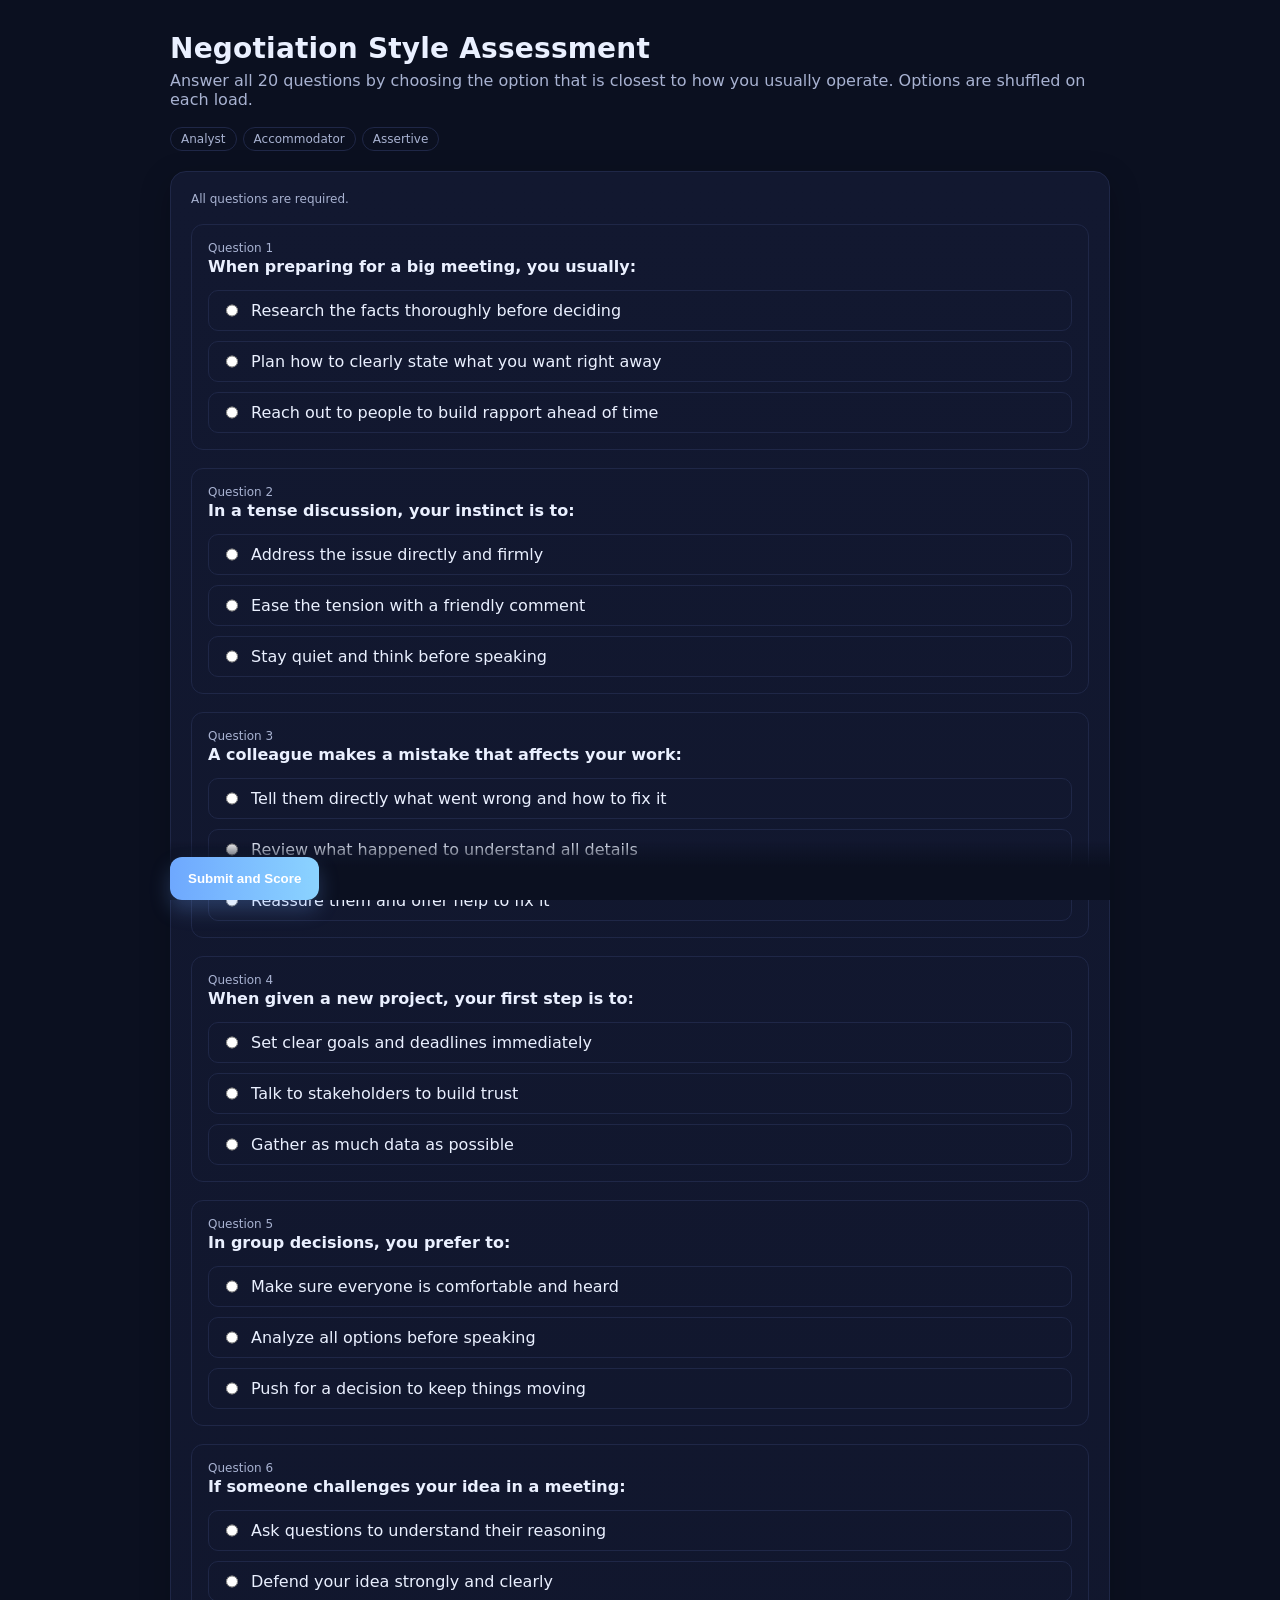
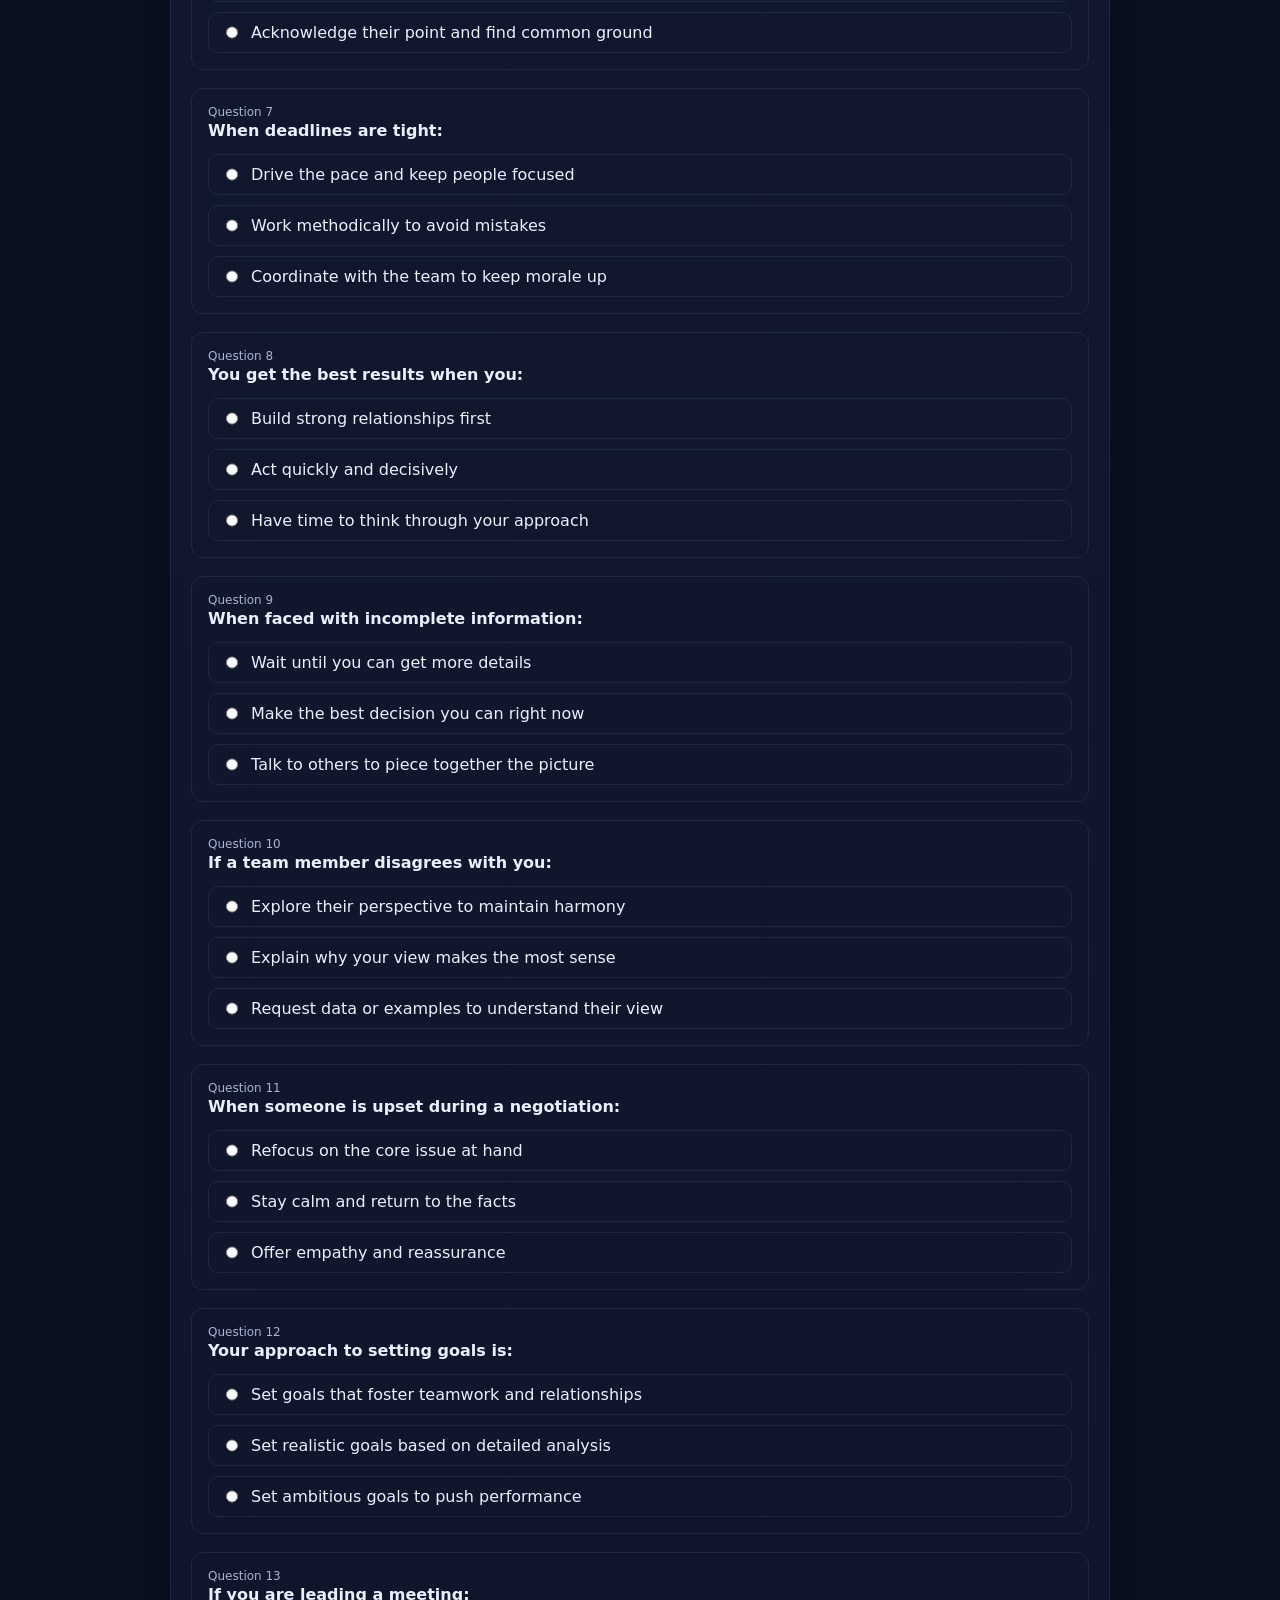
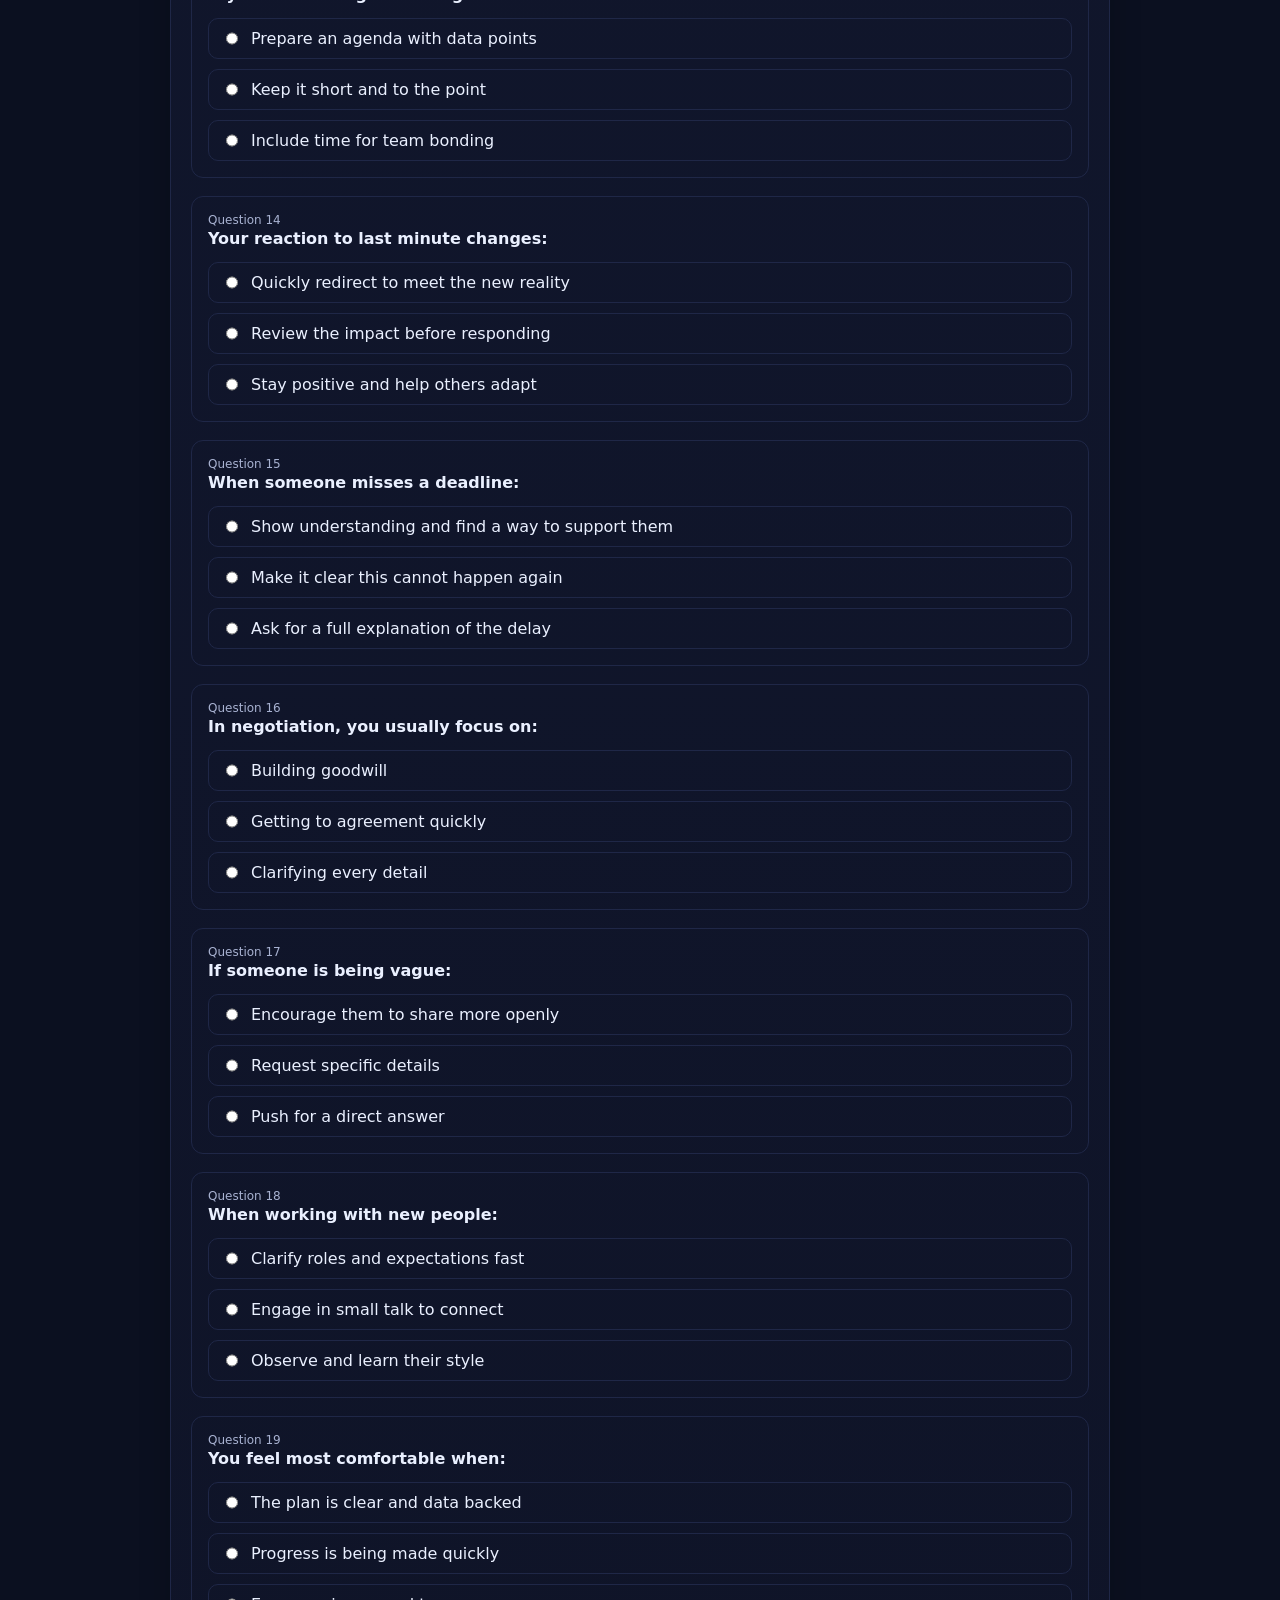
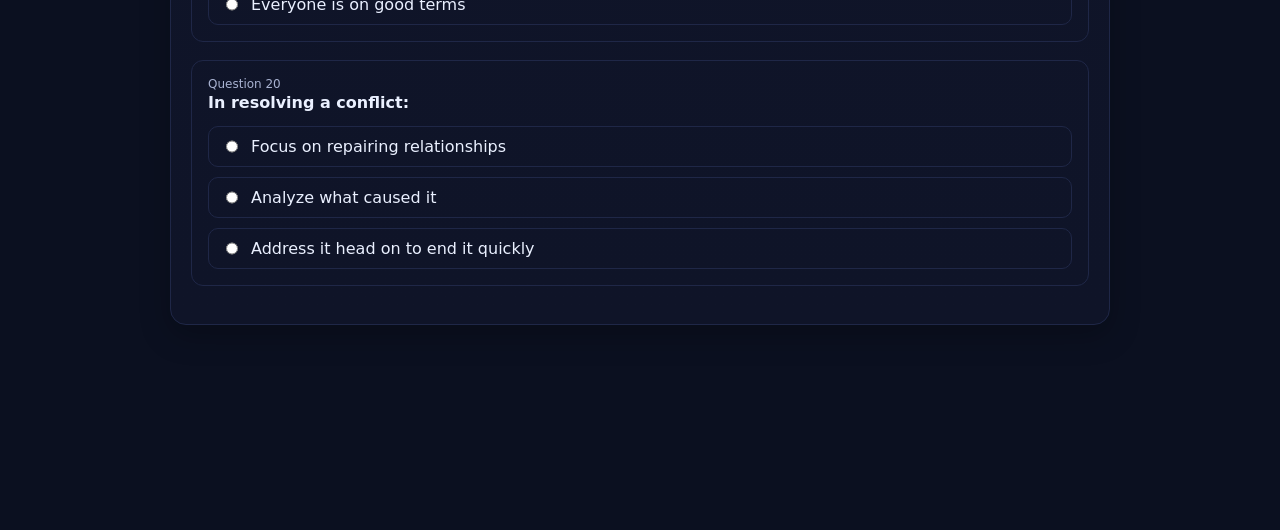
<file: personality assessment.html>
<!doctype html>
<html lang="en">
<head>
  <meta charset="utf-8" />
  <title>Negotiation Style Assessment</title>
  <meta name="viewport" content="width=device-width, initial-scale=1" />
  <style>
    :root {
      --bg: #0b1020;
      --panel: #121830;
      --ink: #eaf0ff;
      --muted: #a8b2d1;
      --accent: #6ea8fe;
      --accent-2: #8bd3ff;
      --warn: #ff8a8a;
      --ok: #7de28b;
      --card: #0f1428;
      --border: #1f2747;
    }
    html, body { margin: 0; padding: 0; background: var(--bg); color: var(--ink); font-family: system-ui, -apple-system, Segoe UI, Roboto, Helvetica, Arial, "Apple Color Emoji", "Segoe UI Emoji"; }
    .wrap { max-width: 940px; margin: 32px auto; padding: 0 16px 80px; }
    header { margin-bottom: 20px; }
    h1 { margin: 0 0 6px; font-size: 28px; letter-spacing: 0.2px; }
    p.topline { margin: 0 0 18px; color: var(--muted); }
    .card { background: linear-gradient(180deg, var(--panel), var(--card)); border: 1px solid var(--border); border-radius: 16px; padding: 20px; box-shadow: 0 10px 30px rgba(0,0,0,0.25); }
    .q { margin-bottom: 14px; font-weight: 600; }
    .item { margin: 18px 0; padding: 16px; border: 1px solid var(--border); border-radius: 12px; }
    .opts { display: grid; gap: 10px; }
    label.opt { display: grid; grid-template-columns: 20px 1fr; gap: 10px; align-items: start; padding: 10px 12px; border: 1px solid var(--border); border-radius: 10px; cursor: pointer; }
    label.opt:hover { border-color: var(--accent); background: rgba(110,168,254,0.05); }
    .qnum { font-size: 12px; color: var(--muted); margin-bottom: 2px; }
    .actions { position: sticky; bottom: 0; background: linear-gradient(180deg, rgba(11,16,32,0), var(--bg) 45%); padding-top: 16px; margin-top: 24px; }
    button { appearance: none; border: none; color: white; background: linear-gradient(90deg, var(--accent), var(--accent-2)); padding: 14px 18px; font-weight: 700; border-radius: 12px; cursor: pointer; box-shadow: 0 10px 20px rgba(110,168,254,0.25); }
    button:disabled { filter: grayscale(0.6); opacity: 0.7; cursor: not-allowed; }
    .error { color: var(--warn); margin-top: 10px; }
    .result { margin-top: 22px; padding: 18px; border: 1px solid var(--border); border-radius: 12px; background: rgba(139,211,255,0.06); }
    .pill { display: inline-block; padding: 4px 10px; border: 1px solid var(--border); border-radius: 999px; color: var(--muted); font-size: 12px; margin-right: 6px; }
    details { margin-top: 8px; }
    summary { cursor: pointer; color: var(--accent); }
    .footer { color: var(--muted); font-size: 12px; margin-top: 14px; }
    .required-note { font-size: 12px; color: var(--muted); margin-bottom: 12px; }
  </style>
</head>
<body>
  <div class="wrap">
    <header>
      <h1>Negotiation Style Assessment</h1>
      <p class="topline">Answer all 20 questions by choosing the option that is closest to how you usually operate. Options are shuffled on each load.</p>
      <div class="pill">Analyst</div><div class="pill">Accommodator</div><div class="pill">Assertive</div>
    </header>

    <form id="quiz" class="card" novalidate></form>

    <div class="actions">
      <button id="submitBtn" type="button">Submit and Score</button>
      <div id="formError" class="error" role="alert" aria-live="polite"></div>
      <div id="result" class="result" hidden></div>
    </div>
  </div>

  <script>
    // Core data. Each option has text and style tag. Options are shuffled at render time.
    const QUESTIONS = [
      { q: "When preparing for a big meeting, you usually:",
        options: [
          { t: "Research the facts thoroughly before deciding", s: "Analyst" },
          { t: "Reach out to people to build rapport ahead of time", s: "Accommodator" },
          { t: "Plan how to clearly state what you want right away", s: "Assertive" },
        ],
      },
      { q: "In a tense discussion, your instinct is to:",
        options: [
          { t: "Stay quiet and think before speaking", s: "Analyst" },
          { t: "Ease the tension with a friendly comment", s: "Accommodator" },
          { t: "Address the issue directly and firmly", s: "Assertive" },
        ],
      },
      { q: "A colleague makes a mistake that affects your work:",
        options: [
          { t: "Review what happened to understand all details", s: "Analyst" },
          { t: "Reassure them and offer help to fix it", s: "Accommodator" },
          { t: "Tell them directly what went wrong and how to fix it", s: "Assertive" },
        ],
      },
      { q: "When given a new project, your first step is to:",
        options: [
          { t: "Gather as much data as possible", s: "Analyst" },
          { t: "Talk to stakeholders to build trust", s: "Accommodator" },
          { t: "Set clear goals and deadlines immediately", s: "Assertive" },
        ],
      },
      { q: "In group decisions, you prefer to:",
        options: [
          { t: "Analyze all options before speaking", s: "Analyst" },
          { t: "Make sure everyone is comfortable and heard", s: "Accommodator" },
          { t: "Push for a decision to keep things moving", s: "Assertive" },
        ],
      },
      { q: "If someone challenges your idea in a meeting:",
        options: [
          { t: "Ask questions to understand their reasoning", s: "Analyst" },
          { t: "Acknowledge their point and find common ground", s: "Accommodator" },
          { t: "Defend your idea strongly and clearly", s: "Assertive" },
        ],
      },
      { q: "When deadlines are tight:",
        options: [
          { t: "Work methodically to avoid mistakes", s: "Analyst" },
          { t: "Coordinate with the team to keep morale up", s: "Accommodator" },
          { t: "Drive the pace and keep people focused", s: "Assertive" },
        ],
      },
      { q: "You get the best results when you:",
        options: [
          { t: "Have time to think through your approach", s: "Analyst" },
          { t: "Build strong relationships first", s: "Accommodator" },
          { t: "Act quickly and decisively", s: "Assertive" },
        ],
      },
      { q: "When faced with incomplete information:",
        options: [
          { t: "Wait until you can get more details", s: "Analyst" },
          { t: "Talk to others to piece together the picture", s: "Accommodator" },
          { t: "Make the best decision you can right now", s: "Assertive" },
        ],
      },
      { q: "If a team member disagrees with you:",
        options: [
          { t: "Request data or examples to understand their view", s: "Analyst" },
          { t: "Explore their perspective to maintain harmony", s: "Accommodator" },
          { t: "Explain why your view makes the most sense", s: "Assertive" },
        ],
      },
      { q: "When someone is upset during a negotiation:",
        options: [
          { t: "Stay calm and return to the facts", s: "Analyst" },
          { t: "Offer empathy and reassurance", s: "Accommodator" },
          { t: "Refocus on the core issue at hand", s: "Assertive" },
        ],
      },
      { q: "Your approach to setting goals is:",
        options: [
          { t: "Set realistic goals based on detailed analysis", s: "Analyst" },
          { t: "Set goals that foster teamwork and relationships", s: "Accommodator" },
          { t: "Set ambitious goals to push performance", s: "Assertive" },
        ],
      },
      { q: "If you are leading a meeting:",
        options: [
          { t: "Prepare an agenda with data points", s: "Analyst" },
          { t: "Include time for team bonding", s: "Accommodator" },
          { t: "Keep it short and to the point", s: "Assertive" },
        ],
      },
      { q: "Your reaction to last minute changes:",
        options: [
          { t: "Review the impact before responding", s: "Analyst" },
          { t: "Stay positive and help others adapt", s: "Accommodator" },
          { t: "Quickly redirect to meet the new reality", s: "Assertive" },
        ],
      },
      { q: "When someone misses a deadline:",
        options: [
          { t: "Ask for a full explanation of the delay", s: "Analyst" },
          { t: "Show understanding and find a way to support them", s: "Accommodator" },
          { t: "Make it clear this cannot happen again", s: "Assertive" },
        ],
      },
      { q: "In negotiation, you usually focus on:",
        options: [
          { t: "Clarifying every detail", s: "Analyst" },
          { t: "Building goodwill", s: "Accommodator" },
          { t: "Getting to agreement quickly", s: "Assertive" },
        ],
      },
      { q: "If someone is being vague:",
        options: [
          { t: "Request specific details", s: "Analyst" },
          { t: "Encourage them to share more openly", s: "Accommodator" },
          { t: "Push for a direct answer", s: "Assertive" },
        ],
      },
      { q: "When working with new people:",
        options: [
          { t: "Observe and learn their style", s: "Analyst" },
          { t: "Engage in small talk to connect", s: "Accommodator" },
          { t: "Clarify roles and expectations fast", s: "Assertive" },
        ],
      },
      { q: "You feel most comfortable when:",
        options: [
          { t: "The plan is clear and data backed", s: "Analyst" },
          { t: "Everyone is on good terms", s: "Accommodator" },
          { t: "Progress is being made quickly", s: "Assertive" },
        ],
      },
      { q: "In resolving a conflict:",
        options: [
          { t: "Analyze what caused it", s: "Analyst" },
          { t: "Focus on repairing relationships", s: "Accommodator" },
          { t: "Address it head on to end it quickly", s: "Assertive" },
        ],
      },
    ];

    // Utility to shuffle arrays in place
    function shuffle(arr) {
      for (let i = arr.length - 1; i > 0; i--) {
        const j = Math.floor(Math.random() * (i + 1));
        [arr[i], arr[j]] = [arr[j], arr[i]];
      }
      return arr;
    }

    // Render questions, shuffling options per question
    const form = document.getElementById("quiz");
    function renderQuiz() {
      form.innerHTML = "";
      const frag = document.createDocumentFragment();

      const reqNote = document.createElement("div");
      reqNote.className = "required-note";
      reqNote.textContent = "All questions are required.";
      frag.appendChild(reqNote);

      QUESTIONS.forEach((qObj, idx) => {
        const item = document.createElement("div");
        item.className = "item";
        const qnum = document.createElement("div");
        qnum.className = "qnum";
        qnum.textContent = `Question ${idx + 1}`;
        const q = document.createElement("div");
        q.className = "q";
        q.textContent = qObj.q;

        // clone and shuffle options so the source order is preserved for future renders if needed
        const options = shuffle(qObj.options.map(o => ({...o})));

        const optsWrap = document.createElement("div");
        optsWrap.className = "opts";
        options.forEach((opt, optIdx) => {
          const id = `q${idx}_opt${optIdx}`;
          const label = document.createElement("label");
          label.className = "opt";
          label.setAttribute("for", id);

          const input = document.createElement("input");
          input.type = "radio";
          input.name = `q${idx}`;
          input.id = id;
          input.value = opt.s; // store the style directly, no key leakage to the user
          input.required = true;

          const span = document.createElement("span");
          span.textContent = opt.t;

          label.appendChild(input);
          label.appendChild(span);
          optsWrap.appendChild(label);
        });

        item.appendChild(qnum);
        item.appendChild(q);
        item.appendChild(optsWrap);
        frag.appendChild(item);
      });

      form.appendChild(frag);
    }

    renderQuiz();

    // Scoring
    const SUBMIT = document.getElementById("submitBtn");
    const ERROR = document.getElementById("formError");
    const RESULT = document.getElementById("result");

    function validateAllAnswered() {
      for (let i = 0; i < QUESTIONS.length; i++) {
        const chosen = form.querySelector(`input[name="q${i}"]:checked`);
        if (!chosen) {
          return i; // return first missing index
        }
      }
      return -1;
    }

    function summarize(counts) {
      // Get default preference and tie note
      const entries = Object.entries(counts).sort((a, b) => b[1] - a[1]);
      const top = entries[0];
      const ties = entries.filter(e => e[1] === top[1]).map(e => e[0]);

      let title, note;
      if (ties.length > 1) {
        title = `Tie: ${ties.join(", ")}`;
        note = "You show balanced preferences across these styles. Review the descriptions below and consider your default under stress or time pressure.";
      } else {
        title = `Your default preference: ${top[0]}`;
        note = "";
      }

      const desc = {
        Analyst: "Methodical, data first, patient. Prefers clarity, structure, and careful pacing.",
        Accommodator: "Relationship first, collaborative, warm. Prioritizes rapport and trust building.",
        Assertive: "Direct, decisive, forward leaning. Drives action and values clarity of outcome."
      };

      const countsTxt = `Analyst ${counts.Analyst}, Accommodator ${counts.Accommodator}, Assertive ${counts.Assertive}`;

      return {
        title,
        countsTxt,
        note,
        detail:
          `<ul>
            <li><strong>Analyst</strong>: ${desc.Analyst}</li>
            <li><strong>Accommodator</strong>: ${desc.Accommodator}</li>
            <li><strong>Assertive</strong>: ${desc.Assertive}</li>
          </ul>`
      };
    }

    function scrollToFirstMissing(missingIdx) {
      const target = form.querySelector(`input[name="q${missingIdx}"]`);
      if (target) {
        target.scrollIntoView({ behavior: "smooth", block: "center" });
        target.focus({ preventScroll: true });
      }
    }

    SUBMIT.addEventListener("click", () => {
      ERROR.textContent = "";
      RESULT.hidden = true;
      const missing = validateAllAnswered();
      if (missing !== -1) {
        ERROR.textContent = `Please answer Question ${missing + 1} before submitting.`;
        scrollToFirstMissing(missing);
        return;
      }

      const counts = { Analyst: 0, Accommodator: 0, Assertive: 0 };
      for (let i = 0; i < QUESTIONS.length; i++) {
        const chosen = form.querySelector(`input[name="q${i}"]:checked`);
        counts[chosen.value] += 1;
      }

      const summary = summarize(counts);
      RESULT.innerHTML = `
        <div style="font-weight:700; font-size:18px; margin-bottom:6px;">${summary.title}</div>
        <div style="color:var(--muted); margin-bottom:10px;">Scores: ${summary.countsTxt}</div>
        ${summary.note ? `<div style="margin-bottom:10px;">${summary.note}</div>` : ""}
        <details>
          <summary>View style descriptions</summary>
          ${summary.detail}
        </details>
        <div class="footer">Pro tip, your default often shows up under stress or time pressure. Rerun later and answer for how you act when the stakes are high.</div>
      `;
      RESULT.hidden = false;
      RESULT.scrollIntoView({ behavior: "smooth", block: "start" });
    });

    // Optional: warn before leaving if not submitted
    let interacted = false;
    document.addEventListener("change", () => { interacted = true; }, true);
    window.addEventListener("beforeunload", (e) => {
      const anyChecked = form.querySelector("input[type=radio]:checked");
      if (interacted && !anyChecked) {
        e.preventDefault();
        e.returnValue = "";
      }
    });
  </script>
</body>
</html>
</file>
